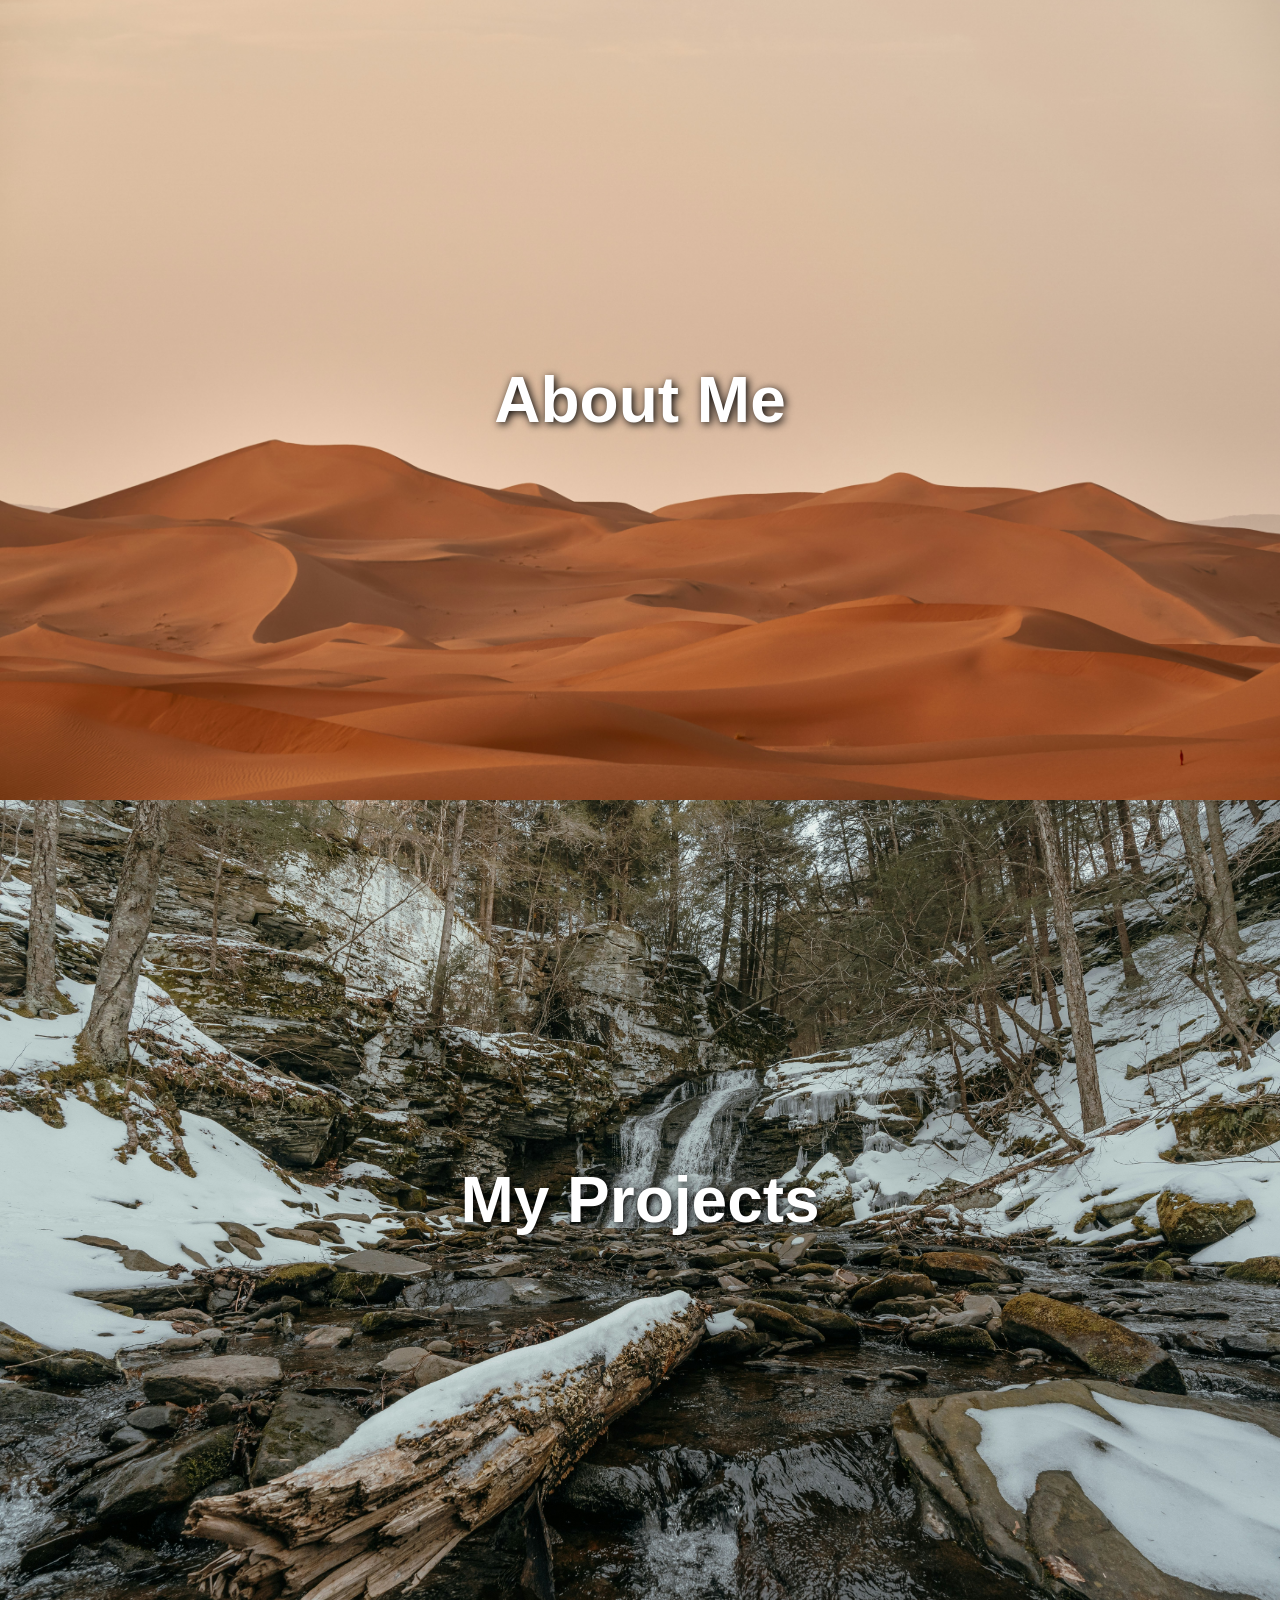
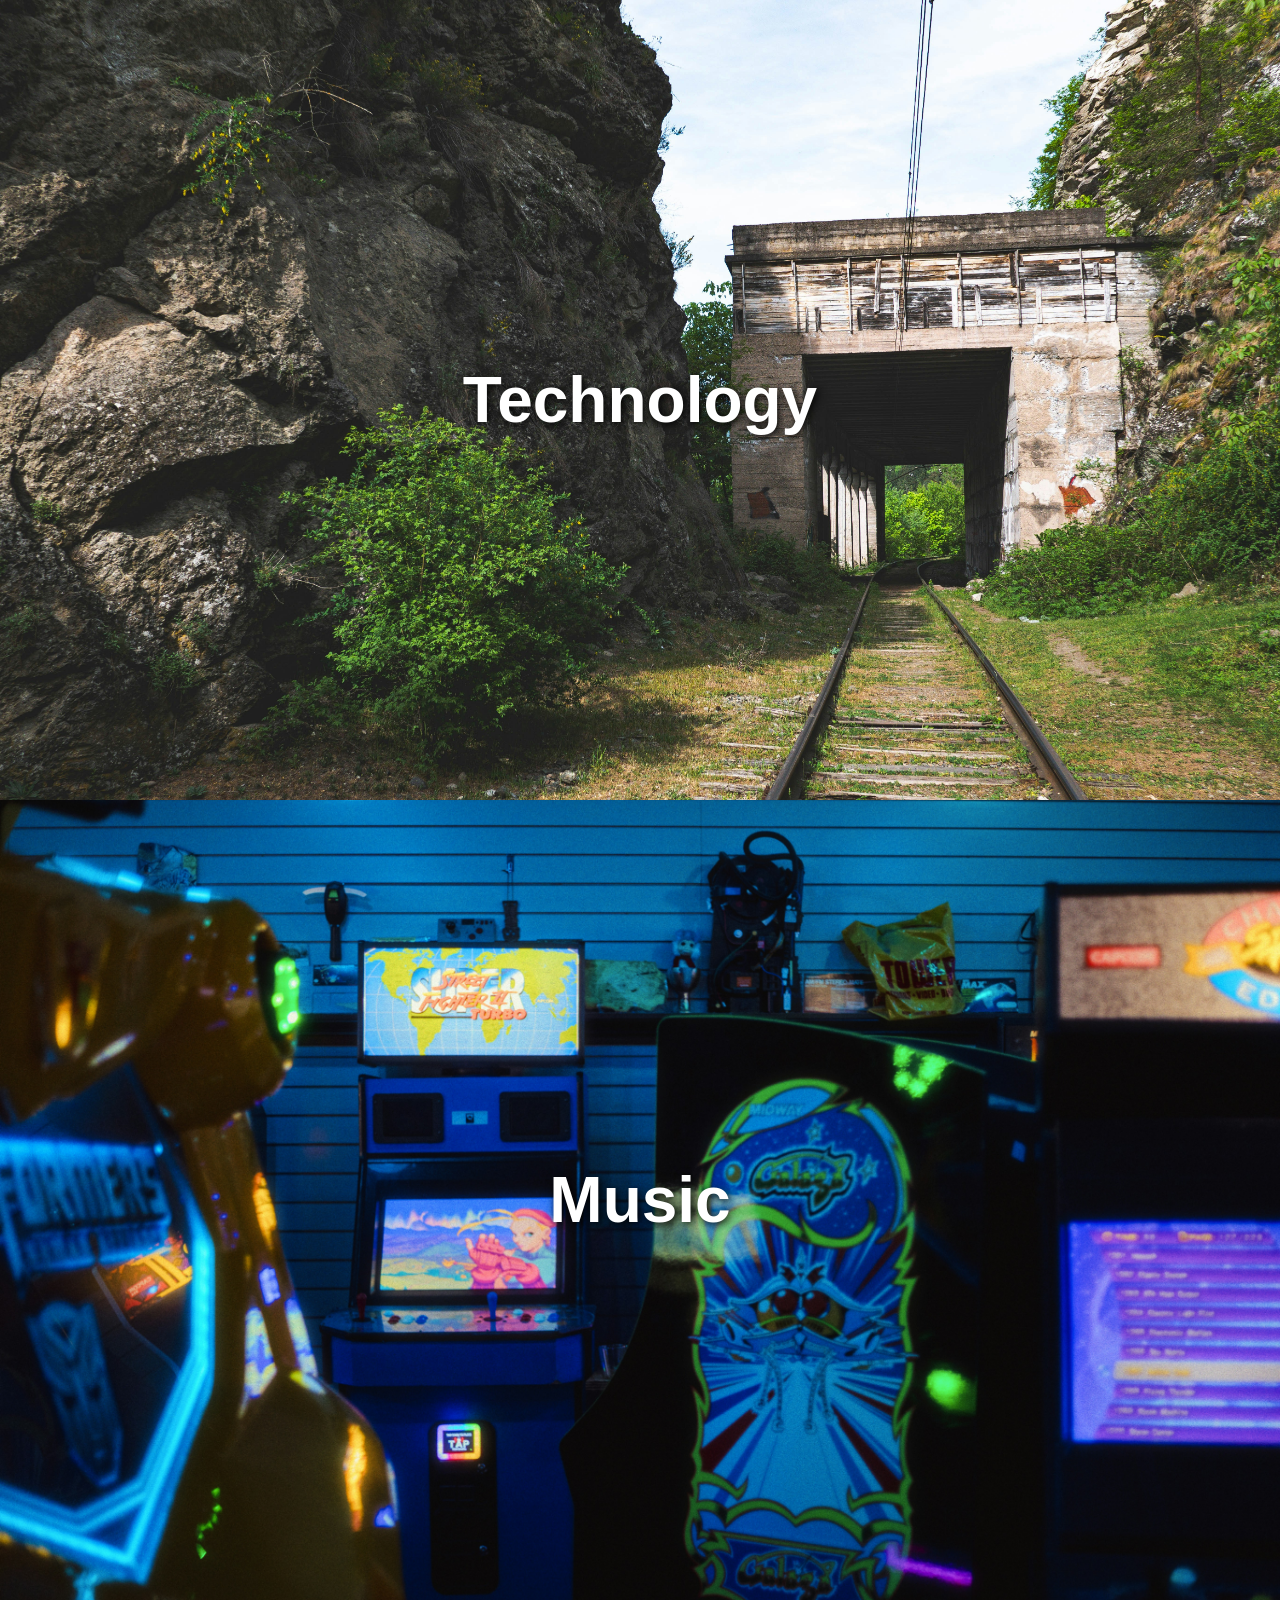
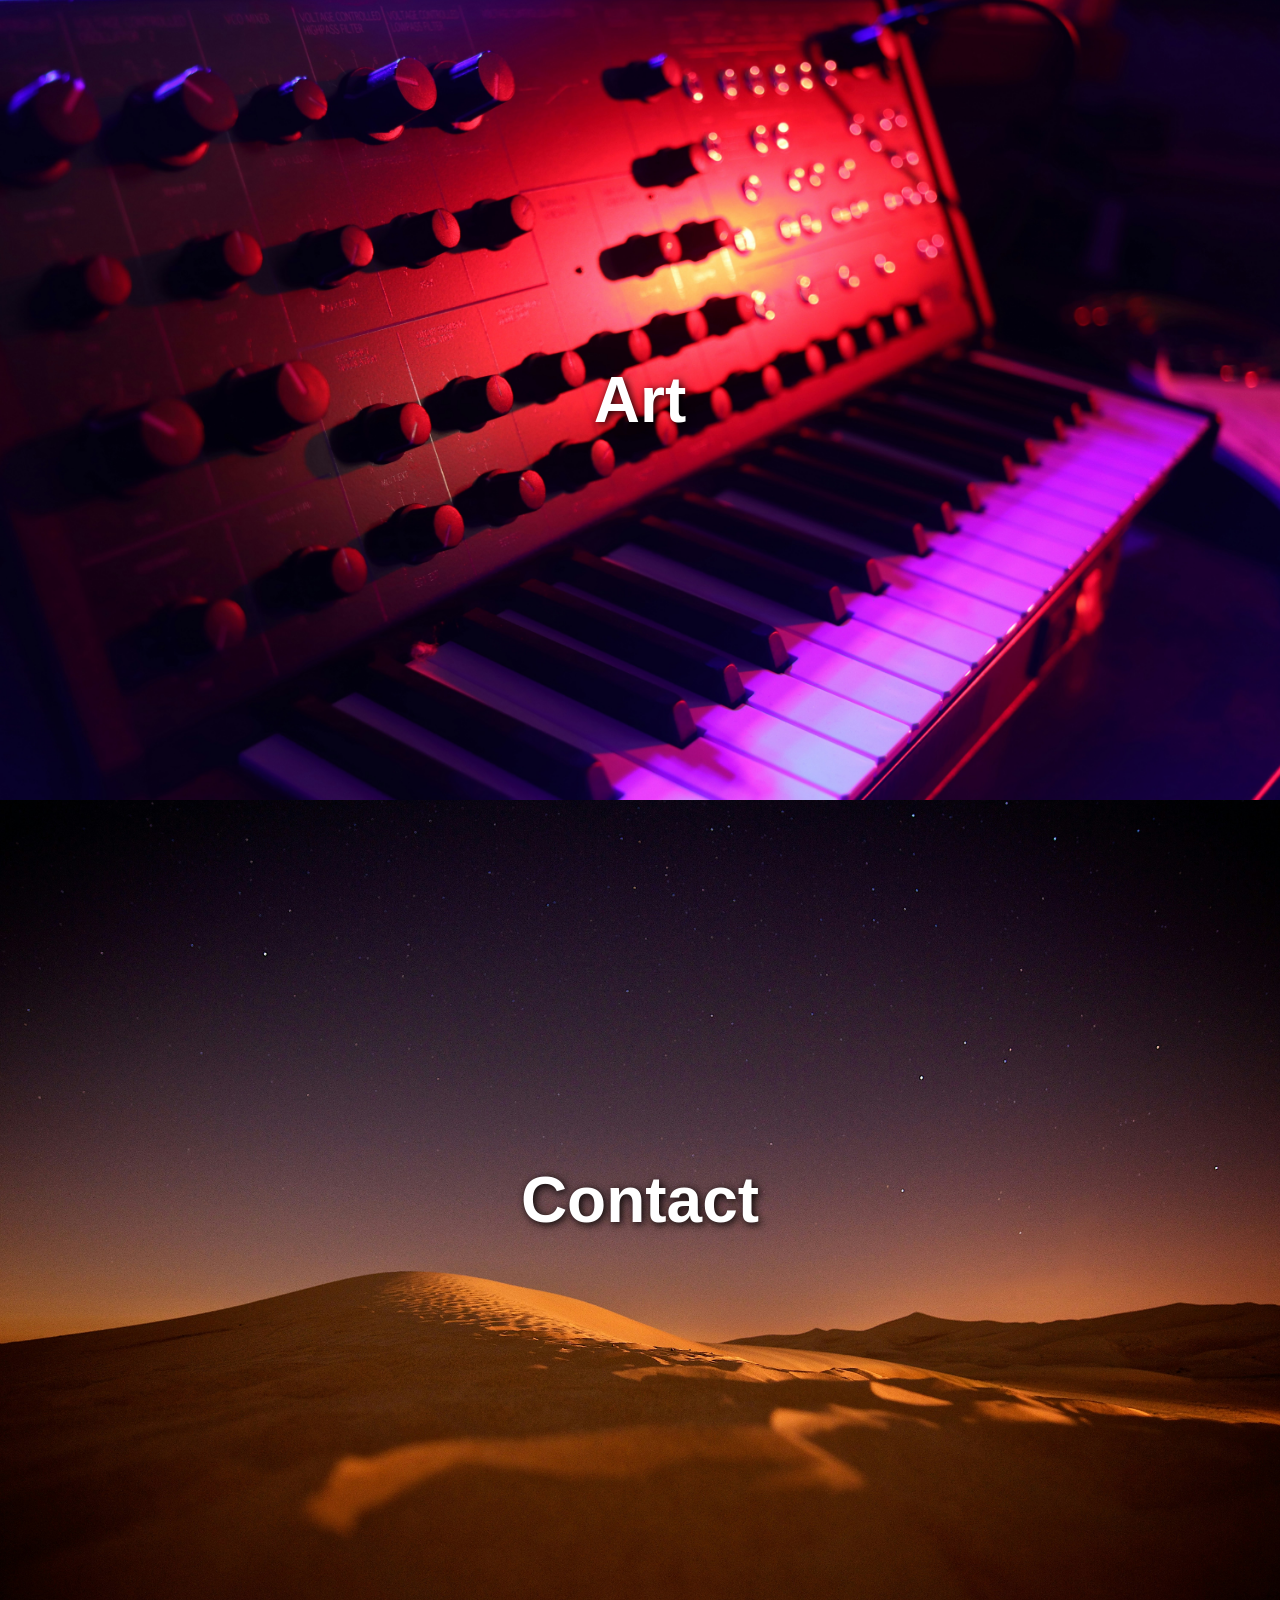
<file: index.html>
<!DOCTYPE html>
<html lang="en">
    <head>
        <link rel="stylesheet" type="text/css" href="style.css">
        <meta charset="utf-8">
        <meta name="viewport" content="width=device-width">

        <title>About Me</title>
        <meta name ="description" content="My personal webpage">

    </head>
    <body>
        
        <div class ="bg_img img1">
            <div class="image_text">About Me</div>
        </div>
        <div class ="bg_img img2">
            <div class="image_text">My Projects</div>
        </div>
        <div class ="bg_img img3">
            <div class="image_text">Technology</div>
        </div>
        <div class ="bg_img img4">
            <div class="image_text">Music</div>
        </div>
        <div class ="bg_img img5">
            <div class="image_text">Art</div>
        </div>
        <div class ="bg_img img6">
            <div class="image_text">Contact</div>
        </div>
        
        
    </body>
</html>
</file>
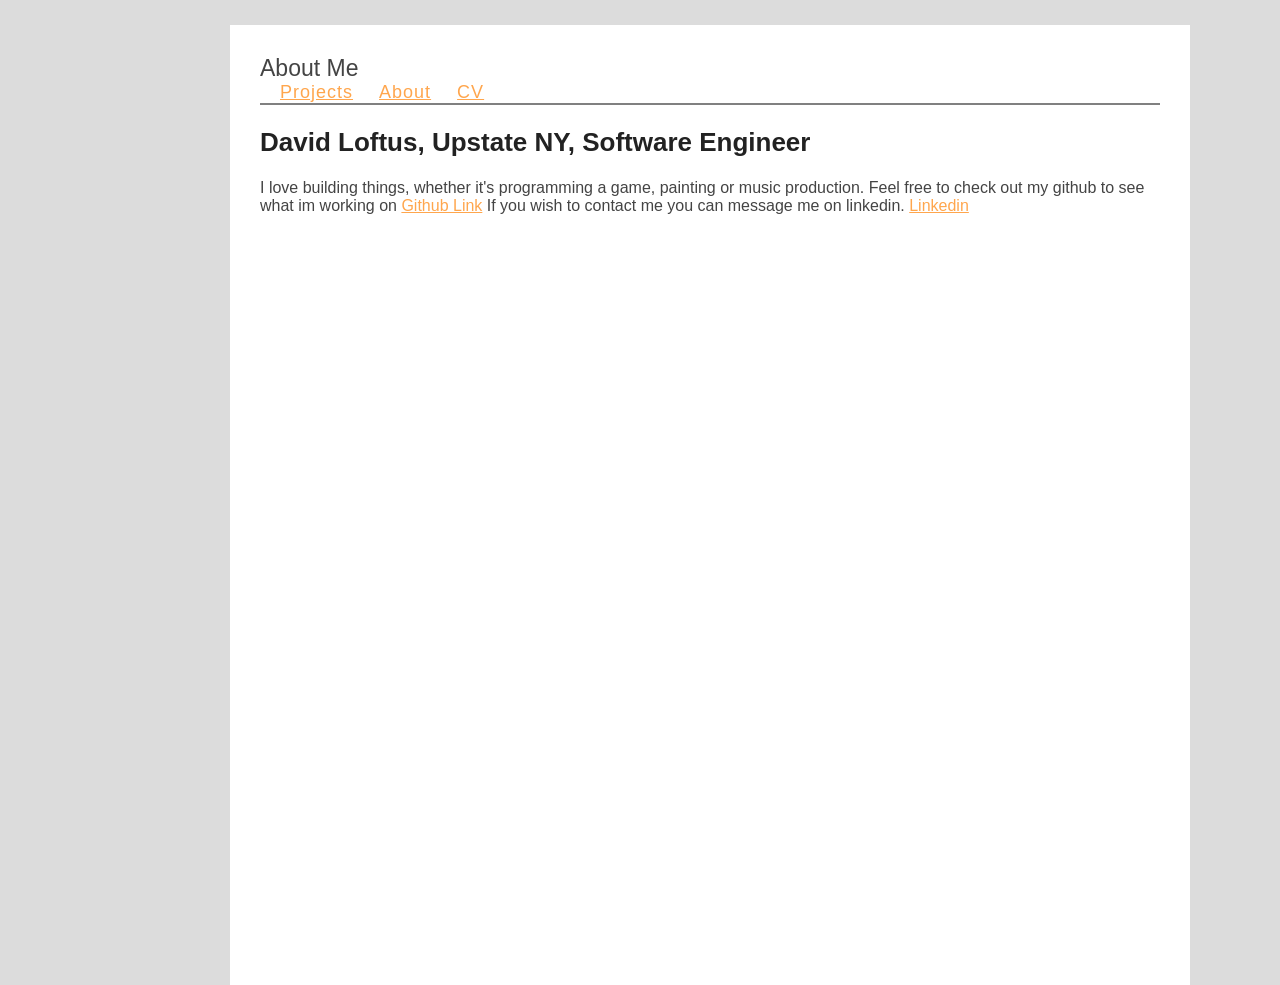
<file: personal webpage/index.html>
<!DOCTYPE html>
<html lang="en">
    <head>
        <link rel="stylesheet" type="text/css" href="style.css">
        <meta charset="utf-8">
        <meta name="viewport" content="width=device-width">

        <title>About Me</title>
        <meta name ="description" content="My personal webpage">

    </head>
    <body>
        <div class = "container">

        <header>
            About Me
        </header>
            
        <nav>
            <a href="/writing/">Projects</a>
            <a href="/">About</a>
            <a href="/writing/cv">CV</a>
        </nav>
        <article>
            <h1>David Loftus, Upstate NY, Software Engineer</h1>
            <p>I love building things, whether it's programming a game, painting or music production. 
            Feel free to check out my github to see what im working on <a href="https://github.com/Cordeo0">Github Link</a>
            If you wish to contact me you can message me on linkedin. <a href="https://linkedin.com/in/david-loftus-1219a8275">Linkedin</a>    
            </p>

        </article>
        </div>
    </body>
</html>
</file>
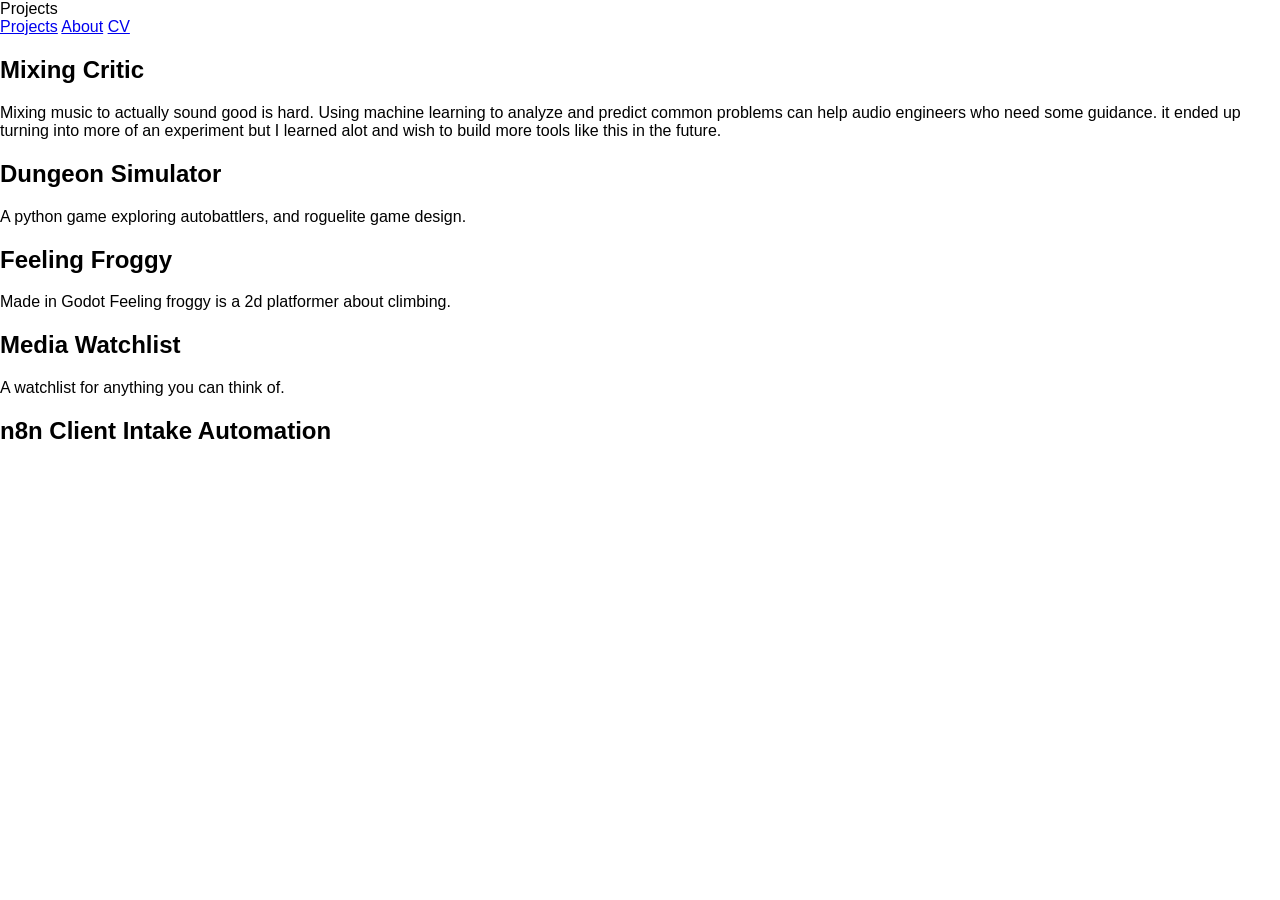
<file: writing/index.html>
<!DOCTYPE html>
<html lang="en">
    <head>
        <link rel="stylesheet" type="text/css" href="../style.css">
 
        <meta charset="utf-8">
        <meta name="viewport" content="width=device-width">

        <title>Projects</title>
        <meta name ="description" content="My personal webpage">
    </head>
    <body>
        <div class = "container">
        <header>
            Projects
        </header>
            
        <nav>
            <a href="/writing/">Projects</a>
            <a href="/">About</a>
            <a href="/writing/cv">CV</a>
        </nav>
        <article>
            <h1>Mixing Critic</h1>
            <p>
                Mixing music to actually sound good is hard. Using machine learning to analyze and predict common problems can help audio engineers who need some guidance.
                it ended up turning into more of an experiment but I learned alot and wish to build more tools like this in the future.
            </p>
            <h1>Dungeon Simulator</h1>
            <p>
                A python game exploring autobattlers, and roguelite game design.
            </p>
            <h1>Feeling Froggy</h1>
                <p>
                    Made in Godot Feeling froggy is a 2d platformer about climbing. 
                </p>
            <h1>Media Watchlist</h1>
                <p>
                    A watchlist for anything you can think of.
                </p>
            <h1>n8n Client Intake Automation</h1>    
        </article>
        </div>
    </body>
</html>
</file>
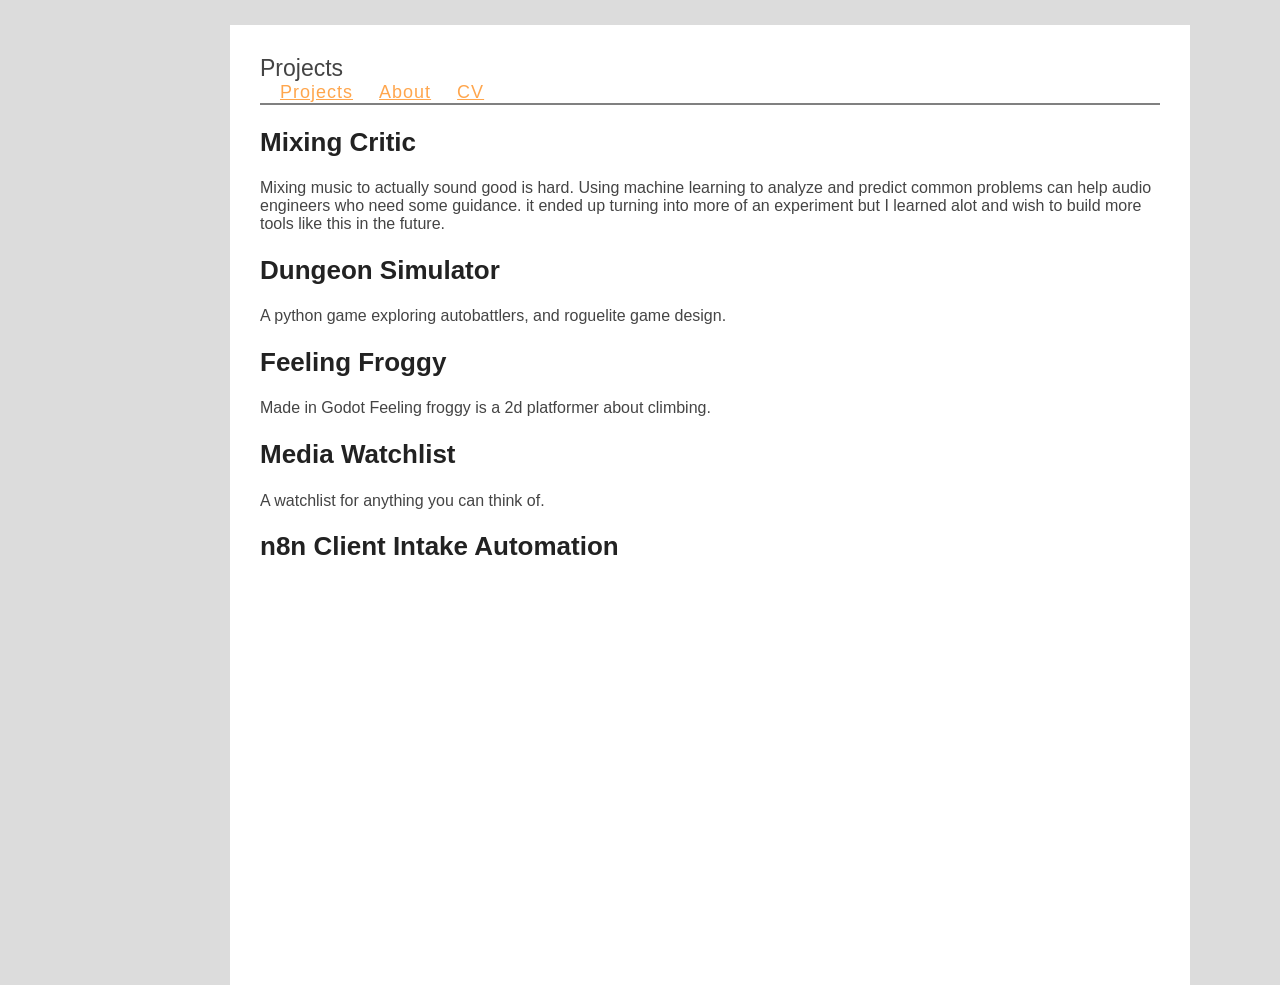
<file: personal webpage/writing/index.html>
<!DOCTYPE html>
<html lang="en">
    <head>
        <link rel="stylesheet" type="text/css" href="../style.css">
 
        <meta charset="utf-8">
        <meta name="viewport" content="width=device-width">

        <title>Projects</title>
        <meta name ="description" content="My personal webpage">
    </head>
    <body>
        <div class = "container">
        <header>
            Projects
        </header>
            
        <nav>
            <a href="/writing/">Projects</a>
            <a href="/">About</a>
            <a href="/writing/cv">CV</a>
        </nav>
        <article>
            <h1>Mixing Critic</h1>
            <p>
                Mixing music to actually sound good is hard. Using machine learning to analyze and predict common problems can help audio engineers who need some guidance.
                it ended up turning into more of an experiment but I learned alot and wish to build more tools like this in the future.
            </p>
            <h1>Dungeon Simulator</h1>
            <p>
                A python game exploring autobattlers, and roguelite game design.
            </p>
            <h1>Feeling Froggy</h1>
                <p>
                    Made in Godot Feeling froggy is a 2d platformer about climbing. 
                </p>
            <h1>Media Watchlist</h1>
                <p>
                    A watchlist for anything you can think of.
                </p>
            <h1>n8n Client Intake Automation</h1>    
        </article>
        </div>
    </body>
</html>
</file>
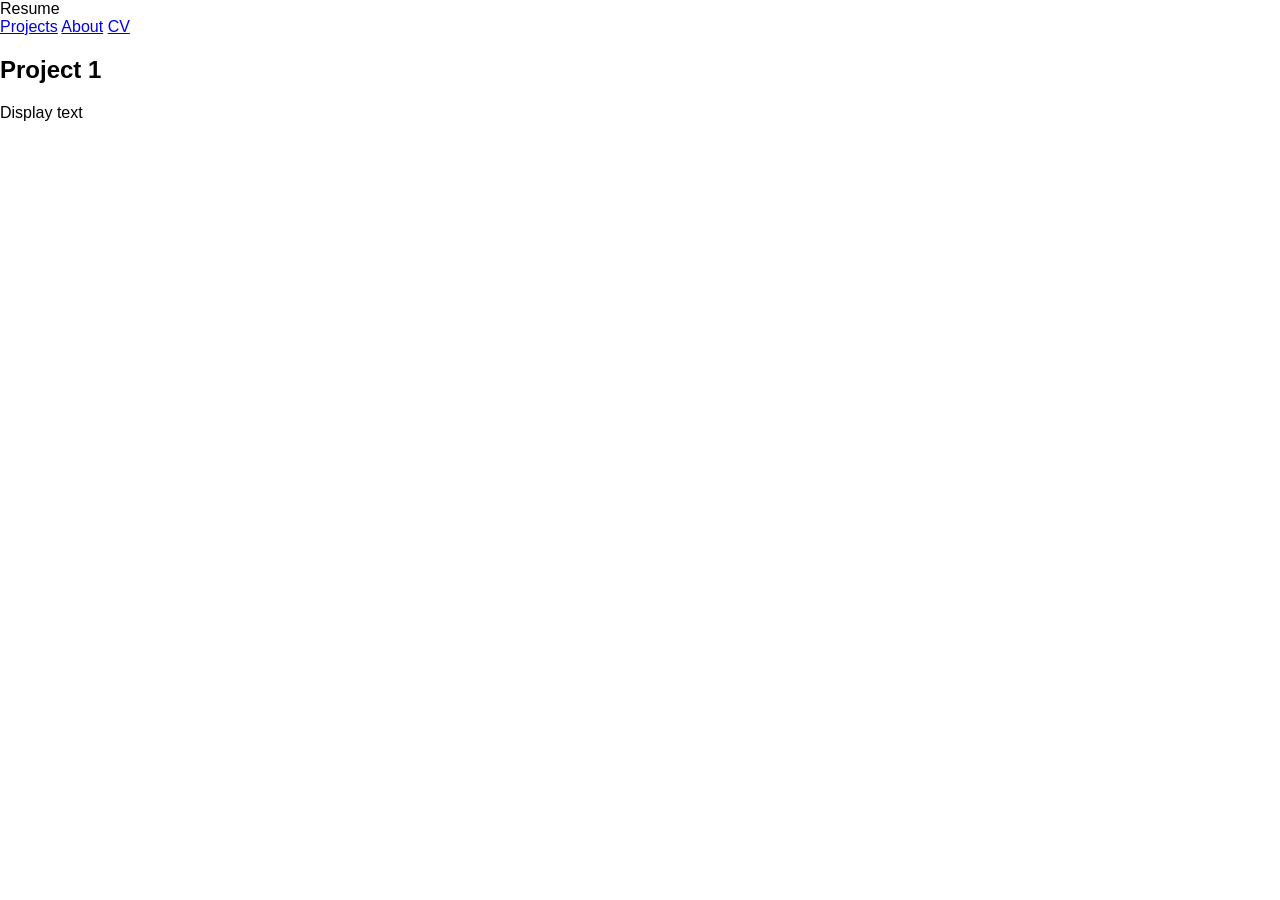
<file: writing/cv.html>
<!DOCTYPE html>
<html lang="en">
    <head>
        <link rel="stylesheet" type="text/css" href="../style.css">
 
        <meta charset="utf-8">
        <meta name="viewport" content="width=device-width">

        <title>Resume</title>
        <meta name ="description" content="My personal webpage">
    </head>
    <body>
        <div class = "container">
        <header>
            Resume
        </header>
            
        <nav>
            <a href="/writing/">Projects</a>
            <a href="/">About</a>
            <a href="/writing/cv">CV</a>
        </nav>
        <article>
            <h1>Project 1</h1>
            <p>Display text</p>

        </article>
        </div>
    </body>
</html>
</file>
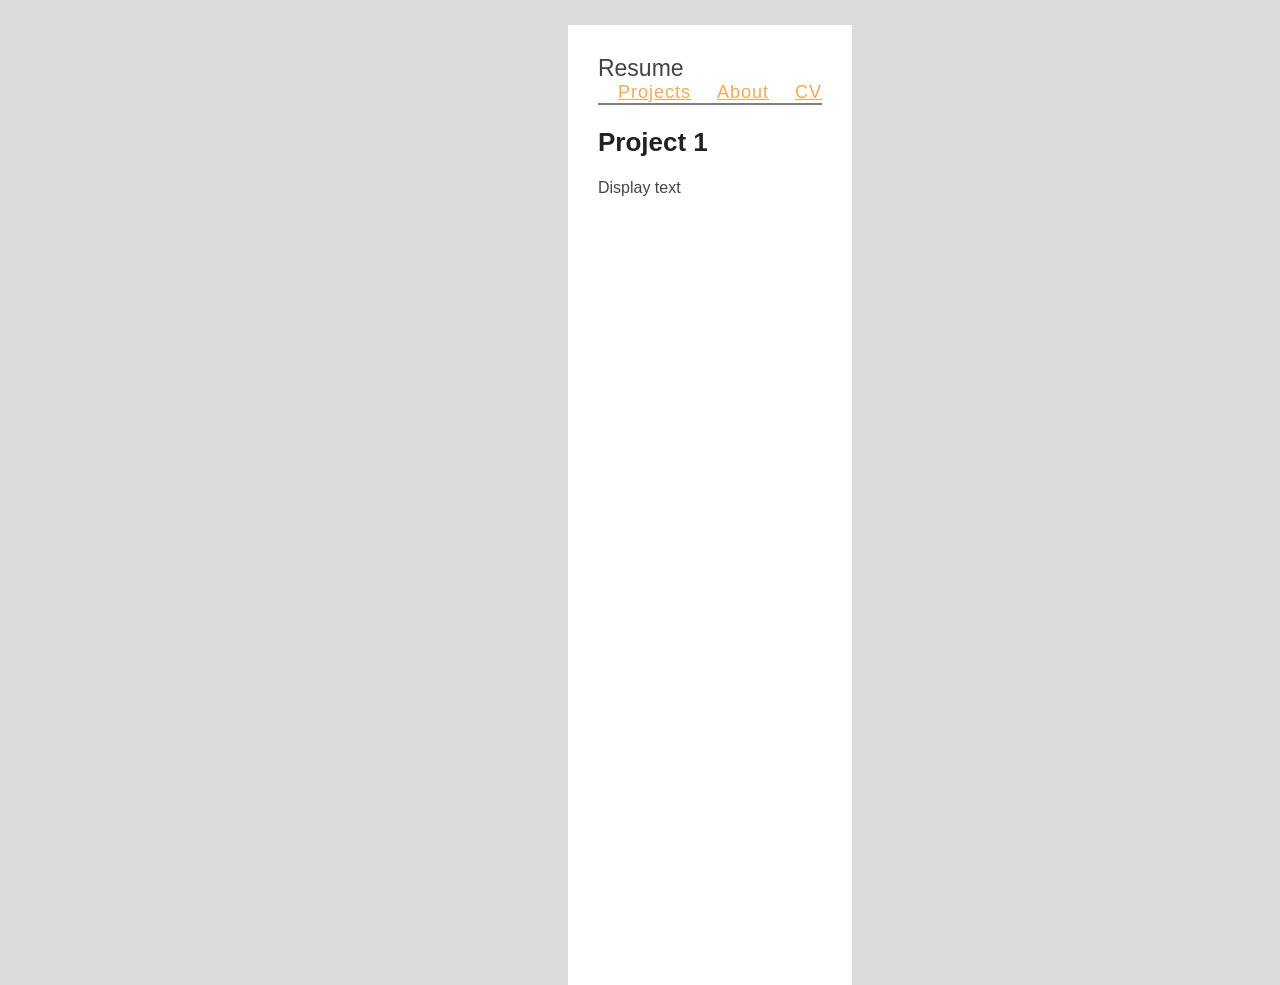
<file: personal webpage/writing/cv.html>
<!DOCTYPE html>
<html lang="en">
    <head>
        <link rel="stylesheet" type="text/css" href="../style.css">
 
        <meta charset="utf-8">
        <meta name="viewport" content="width=device-width">

        <title>Resume</title>
        <meta name ="description" content="My personal webpage">
    </head>
    <body>
        <div class = "container">
        <header>
            Resume
        </header>
            
        <nav>
            <a href="/writing/">Projects</a>
            <a href="/">About</a>
            <a href="/writing/cv">CV</a>
        </nav>
        <article>
            <h1>Project 1</h1>
            <p>Display text</p>

        </article>
        </div>
    </body>
</html>
</file>
<file: style.css>
body {
    margin: 0;
    font-family: Helvetica, Arial, sans-serif;
}

.bg_img {
    width: 100%;
    min-height: 800px;
    max-height: 1000px;
    background-position: center;
    background-repeat: no-repeat;
    background-size: cover;
    display: flex;
    justify-content: center;
    align-items: center;
}

.img1 {
    background-image: url("images/bg_img1.jpg");
}
.img2 {
    background-image: url("images/bg_img2.jpg");
}
.img3 {
    background-image: url("images/bg_img3.jpg");
}
.img4 {
    background-image: url("images/bg_img4.jpg");
}
.img5 {
    background-image: url("images/bg_img5.jpg");
}
.img6 {
    background-image: url("images/bg_img6.jpg");
}
.image_text {
    color: white;
    font-size: 4rem;
    font-weight: bold;
    text-align: center;

    text-shadow: 2px 2px 8px black;
}
</file>
<file: personal webpage/style.css>
body {
  margin: 0 auto;
  
  width: 1400px;
  height: 400px;
  padding: 25px 10px 25px;
  font-family: "Helvetica", "Arial", sans-serif;
  justify-content: center;

  color: #444;
  background-color: #dcdcdc;

  display: grid;
  row-gap: 5px;
  grid-template-columns: auto auto;
  grid-template-rows: 60px auto;
  grid-template-areas:
    "header nav"
    "ct ct"
}
.container {
  max-width: 900px;
  margin: 0 auto;
  background-color: white;
  min-height: 100vh;
  padding: 30px;
}

header {
  margin: 0px;
  font-size: 23px;
  
  grid-area: header;
  justify-self: left;
  align-self: end;
}
nav {
  font-size: 18px;
  letter-spacing: 1px;

  grid-area: nav;
  justify-self: right;
  align-self: end;
}
nav a {
  margin-left: 20px;

  text-align: right;
}
article {
  font-size: 16px;
  
  grid-area: ct;
  border-top: 2px solid gray;
}
a {
  color: #ffa64d;
}
h1, h2, strong {
  color: #222;
}
h1 {
  font-size: 26px;
}
h2 {
  
  font-size: 23px;
}


@media screen and (max-width: 430px) {
  body {
    grid-template-columns: auto;
    grid-template-rows: minmax(40px, auto) minmax(30px, auto) auto auto;
    grid-template-areas:
    "header"
    "nav"
    "ct"
  }
  header, nav {
    text-align: center;
    justify-self: center;
  }
  nav a {
    margin: 0 10px;
  }
}
</file>
